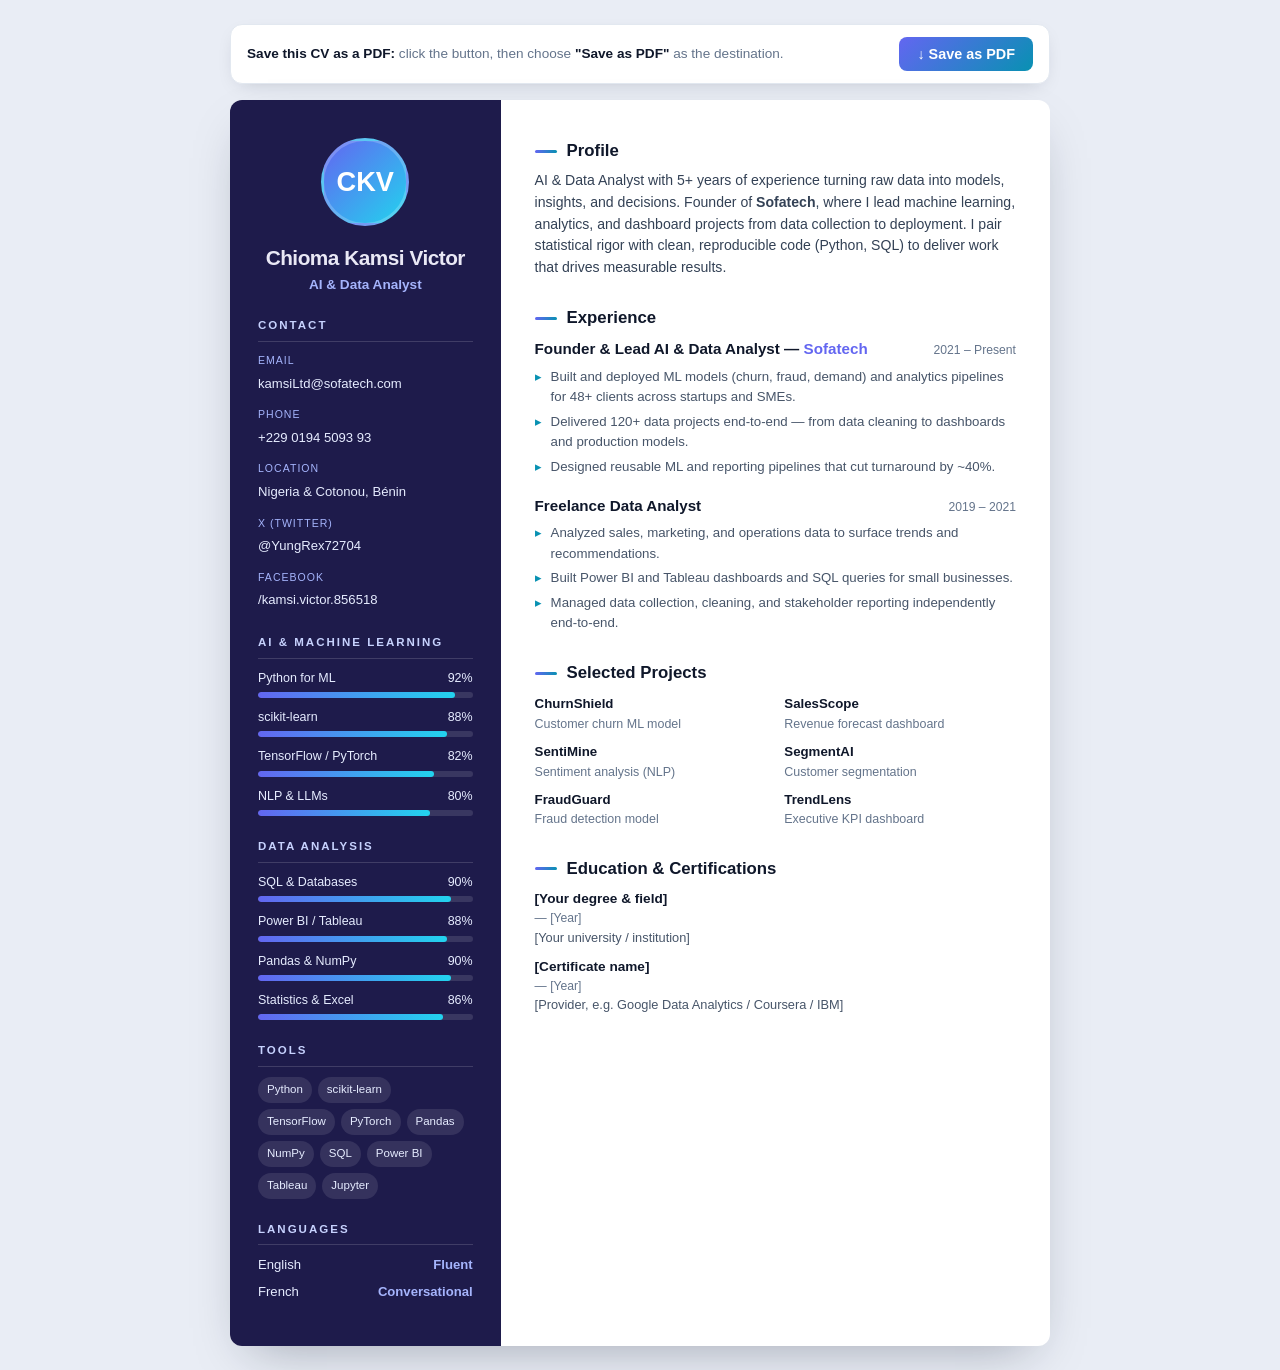
<file: cv.html>
<!DOCTYPE html>
<html lang="en">
<head>
  <meta charset="UTF-8" />
  <meta name="viewport" content="width=device-width, initial-scale=1.0" />
  <title>Chioma Kamsi Victor — CV</title>
  <style>
    :root {
      --ink: #0f172a; --muted: #64748b; --line: #e2e8f0;
      --indigo: #6366f1; --side: #1e1b4b; --accent: #0891b2;
    }
    * { margin: 0; padding: 0; box-sizing: border-box; }
    html { -webkit-print-color-adjust: exact; print-color-adjust: exact; }
    body {
      font-family: 'Segoe UI', Roboto, -apple-system, BlinkMacSystemFont, 'Helvetica Neue', Arial, sans-serif;
      background: #e9edf5; color: var(--ink); line-height: 1.55;
      padding: 24px 16px;
    }

    /* Toolbar (screen only) */
    .toolbar {
      max-width: 820px; margin: 0 auto 16px;
      display: flex; align-items: center; justify-content: space-between; gap: 12px; flex-wrap: wrap;
      background: #fff; border: 1px solid var(--line); border-radius: 12px;
      padding: 12px 16px; box-shadow: 0 6px 20px -10px rgba(15,23,42,.25);
    }
    .toolbar p { font-size: .85rem; color: var(--muted); }
    .toolbar p b { color: var(--ink); }
    .btn-pdf {
      background: linear-gradient(135deg, #6366f1, #0891b2); color: #fff; border: none;
      padding: 9px 18px; border-radius: 8px; font-weight: 600; font-size: .9rem; cursor: pointer;
      display: inline-flex; align-items: center; gap: 8px;
    }
    .btn-pdf:hover { filter: brightness(1.05); }

    /* CV page */
    .cv {
      max-width: 820px; margin: 0 auto; background: #fff; border-radius: 12px; overflow: hidden;
      box-shadow: 0 20px 50px -20px rgba(15,23,42,.35); display: flex; min-height: 1000px;
    }
    .cv-side { width: 33%; background: var(--side); color: #e9e8f5; padding: 38px 28px; }
    .cv-main { width: 67%; padding: 38px 34px; }

    /* Sidebar */
    .av {
      width: 88px; height: 88px; border-radius: 50%; margin: 0 auto 16px;
      background: linear-gradient(135deg, #6366f1, #22d3ee); display: grid; place-items: center;
      font-size: 1.7rem; font-weight: 800; color: #fff; border: 3px solid rgba(255,255,255,.2);
    }
    .side-name { text-align: center; font-size: 1.3rem; font-weight: 800; letter-spacing: -.5px; }
    .side-title { text-align: center; color: #a5b4fc; font-size: .85rem; font-weight: 600; margin-bottom: 22px; }

    .side-h {
      font-size: .72rem; letter-spacing: 2px; text-transform: uppercase; color: #c7d2fe;
      margin: 22px 0 10px; font-weight: 700; border-bottom: 1px solid rgba(255,255,255,.15); padding-bottom: 6px;
    }

    .side-contact { list-style: none; }
    .side-contact li { margin-bottom: 11px; }
    .side-contact .lbl {
      display: block; font-size: .66rem; letter-spacing: 1px; text-transform: uppercase;
      color: #a5b4fc; margin-bottom: 2px;
    }
    .side-contact .val { font-size: .82rem; color: #e6ecff; word-break: break-word; }

    .skill { margin-bottom: 10px; }
    .skill .sl { display: flex; justify-content: space-between; font-size: .78rem; margin-bottom: 4px; color: #e6ecff; }
    .skill .bar { height: 6px; background: rgba(255,255,255,.12); border-radius: 50px; overflow: hidden; }
    .skill .bar i { display: block; height: 100%; background: linear-gradient(90deg, #6366f1, #22d3ee); border-radius: 50px; }

    .tags { display: flex; flex-wrap: wrap; gap: 6px; }
    .tags span { font-size: .72rem; padding: 4px 9px; border-radius: 50px; background: rgba(255,255,255,.1); color: #e6ecff; }

    .lang { font-size: .82rem; color: #e6ecff; margin-bottom: 6px; display: flex; justify-content: space-between; }
    .lang b { color: #a5b4fc; font-weight: 600; }

    /* Main */
    .main-h {
      font-size: 1.05rem; font-weight: 800; color: var(--ink); margin-bottom: 6px;
      display: flex; align-items: center; gap: 10px;
    }
    .main-h::before { content: ''; width: 22px; height: 3px; border-radius: 3px; background: linear-gradient(90deg, #6366f1, #0891b2); display: inline-block; }
    .sec { margin-bottom: 26px; }
    .sec p { font-size: .88rem; color: #334155; margin-top: 4px; }

    .job { margin-bottom: 16px; }
    .job .top { display: flex; justify-content: space-between; align-items: baseline; flex-wrap: wrap; gap: 6px; }
    .job h3 { font-size: .95rem; font-weight: 700; }
    .job h3 span { color: var(--indigo); font-weight: 600; }
    .job .date { font-size: .76rem; color: var(--muted); white-space: nowrap; }
    .job ul { list-style: none; margin-top: 6px; }
    .job ul li { font-size: .83rem; color: #475569; padding-left: 16px; position: relative; margin-bottom: 4px; }
    .job ul li::before { content: '\25B8'; color: var(--accent); position: absolute; left: 0; }

    .proj { display: grid; grid-template-columns: 1fr 1fr; gap: 8px 18px; margin-top: 8px; }
    .proj div { font-size: .83rem; }
    .proj b { color: var(--ink); }
    .proj span { color: var(--muted); display: block; font-size: .78rem; }

    .edu { font-size: .85rem; margin-top: 6px; }
    .edu .item { margin-bottom: 8px; }
    .edu b { color: var(--ink); }
    .edu .date { font-size: .76rem; color: var(--muted); }
    .edu span { display: block; color: #475569; font-size: .8rem; }

    @media (max-width: 640px) {
      .cv { flex-direction: column; min-height: 0; }
      .cv-side, .cv-main { width: 100%; }
      .proj { grid-template-columns: 1fr; }
    }

    /* Print */
    @media print {
      @page { size: A4; margin: 0; }
      html, body { background: #fff; padding: 0; }
      .toolbar { display: none; }
      .cv { box-shadow: none; border-radius: 0; max-width: 100%; margin: 0; min-height: 0; }
      .cv-side { padding: 14mm 10mm; }
      .cv-main { padding: 14mm 10mm; }
    }
  </style>
</head>
<body>

  <div class="toolbar">
    <p><b>Save this CV as a PDF:</b> click the button, then choose <b>"Save as PDF"</b> as the destination.</p>
    <button class="btn-pdf" onclick="window.print()">&#8595; Save as PDF</button>
  </div>

  <div class="cv">
    <!-- Sidebar -->
    <aside class="cv-side">
      <div class="av">CKV</div>
      <div class="side-name">Chioma Kamsi Victor</div>
      <div class="side-title">AI &amp; Data Analyst</div>

      <div class="side-h">Contact</div>
      <ul class="side-contact">
        <li><span class="lbl">Email</span><span class="val">kamsiLtd@sofatech.com</span></li>
        <li><span class="lbl">Phone</span><span class="val">+229 0194 5093 93</span></li>
        <li><span class="lbl">Location</span><span class="val">Nigeria &amp; Cotonou, B&eacute;nin</span></li>
        <li><span class="lbl">X (Twitter)</span><span class="val">@YungRex72704</span></li>
        <li><span class="lbl">Facebook</span><span class="val">/kamsi.victor.856518</span></li>
      </ul>

      <div class="side-h">AI &amp; Machine Learning</div>
      <div class="skill"><div class="sl"><span>Python for ML</span><span>92%</span></div><div class="bar"><i style="width:92%"></i></div></div>
      <div class="skill"><div class="sl"><span>scikit-learn</span><span>88%</span></div><div class="bar"><i style="width:88%"></i></div></div>
      <div class="skill"><div class="sl"><span>TensorFlow / PyTorch</span><span>82%</span></div><div class="bar"><i style="width:82%"></i></div></div>
      <div class="skill"><div class="sl"><span>NLP &amp; LLMs</span><span>80%</span></div><div class="bar"><i style="width:80%"></i></div></div>

      <div class="side-h">Data Analysis</div>
      <div class="skill"><div class="sl"><span>SQL &amp; Databases</span><span>90%</span></div><div class="bar"><i style="width:90%"></i></div></div>
      <div class="skill"><div class="sl"><span>Power BI / Tableau</span><span>88%</span></div><div class="bar"><i style="width:88%"></i></div></div>
      <div class="skill"><div class="sl"><span>Pandas &amp; NumPy</span><span>90%</span></div><div class="bar"><i style="width:90%"></i></div></div>
      <div class="skill"><div class="sl"><span>Statistics &amp; Excel</span><span>86%</span></div><div class="bar"><i style="width:86%"></i></div></div>

      <div class="side-h">Tools</div>
      <div class="tags">
        <span>Python</span><span>scikit-learn</span><span>TensorFlow</span>
        <span>PyTorch</span><span>Pandas</span><span>NumPy</span>
        <span>SQL</span><span>Power BI</span><span>Tableau</span><span>Jupyter</span>
      </div>

      <div class="side-h">Languages</div>
      <div class="lang"><span>English</span><b>Fluent</b></div>
      <div class="lang"><span>French</span><b>Conversational</b></div>
    </aside>

    <!-- Main -->
    <main class="cv-main">
      <section class="sec">
        <div class="main-h">Profile</div>
        <p>
          AI &amp; Data Analyst with 5+ years of experience turning raw data into models,
          insights, and decisions. Founder of <b>Sofatech</b>, where I lead machine learning,
          analytics, and dashboard projects from data collection to deployment. I pair
          statistical rigor with clean, reproducible code (Python, SQL) to deliver work that
          drives measurable results.
        </p>
      </section>

      <section class="sec">
        <div class="main-h">Experience</div>

        <div class="job">
          <div class="top">
            <h3>Founder &amp; Lead AI &amp; Data Analyst &mdash; <span>Sofatech</span></h3>
            <div class="date">2021 &ndash; Present</div>
          </div>
          <ul>
            <li>Built and deployed ML models (churn, fraud, demand) and analytics pipelines for 48+ clients across startups and SMEs.</li>
            <li>Delivered 120+ data projects end-to-end &mdash; from data cleaning to dashboards and production models.</li>
            <li>Designed reusable ML and reporting pipelines that cut turnaround by ~40%.</li>
          </ul>
        </div>

        <div class="job">
          <div class="top">
            <h3>Freelance Data Analyst</h3>
            <div class="date">2019 &ndash; 2021</div>
          </div>
          <ul>
            <li>Analyzed sales, marketing, and operations data to surface trends and recommendations.</li>
            <li>Built Power BI and Tableau dashboards and SQL queries for small businesses.</li>
            <li>Managed data collection, cleaning, and stakeholder reporting independently end-to-end.</li>
          </ul>
        </div>
      </section>

      <section class="sec">
        <div class="main-h">Selected Projects</div>
        <div class="proj">
          <div><b>ChurnShield</b><span>Customer churn ML model</span></div>
          <div><b>SalesScope</b><span>Revenue forecast dashboard</span></div>
          <div><b>SentiMine</b><span>Sentiment analysis (NLP)</span></div>
          <div><b>SegmentAI</b><span>Customer segmentation</span></div>
          <div><b>FraudGuard</b><span>Fraud detection model</span></div>
          <div><b>TrendLens</b><span>Executive KPI dashboard</span></div>
        </div>
      </section>

      <section class="sec">
        <div class="main-h">Education &amp; Certifications</div>
        <div class="edu">
          <div class="item">
            <b>[Your degree &amp; field]</b> <span class="date">&mdash; [Year]</span>
            <span>[Your university / institution]</span>
          </div>
          <div class="item">
            <b>[Certificate name]</b> <span class="date">&mdash; [Year]</span>
            <span>[Provider, e.g. Google Data Analytics / Coursera / IBM]</span>
          </div>
        </div>
      </section>
    </main>
  </div>

  <script>
    // When opened from the portfolio "Download CV" button (?print=1),
    // automatically open the browser's print dialog so it can be saved as a PDF.
    (function () {
      var params = new URLSearchParams(location.search);
      if (params.get('print') === '1') {
        window.addEventListener('load', function () {
          setTimeout(function () { window.print(); }, 500);
        });
      }
    })();
  </script>
</body>
</html>
</file>
